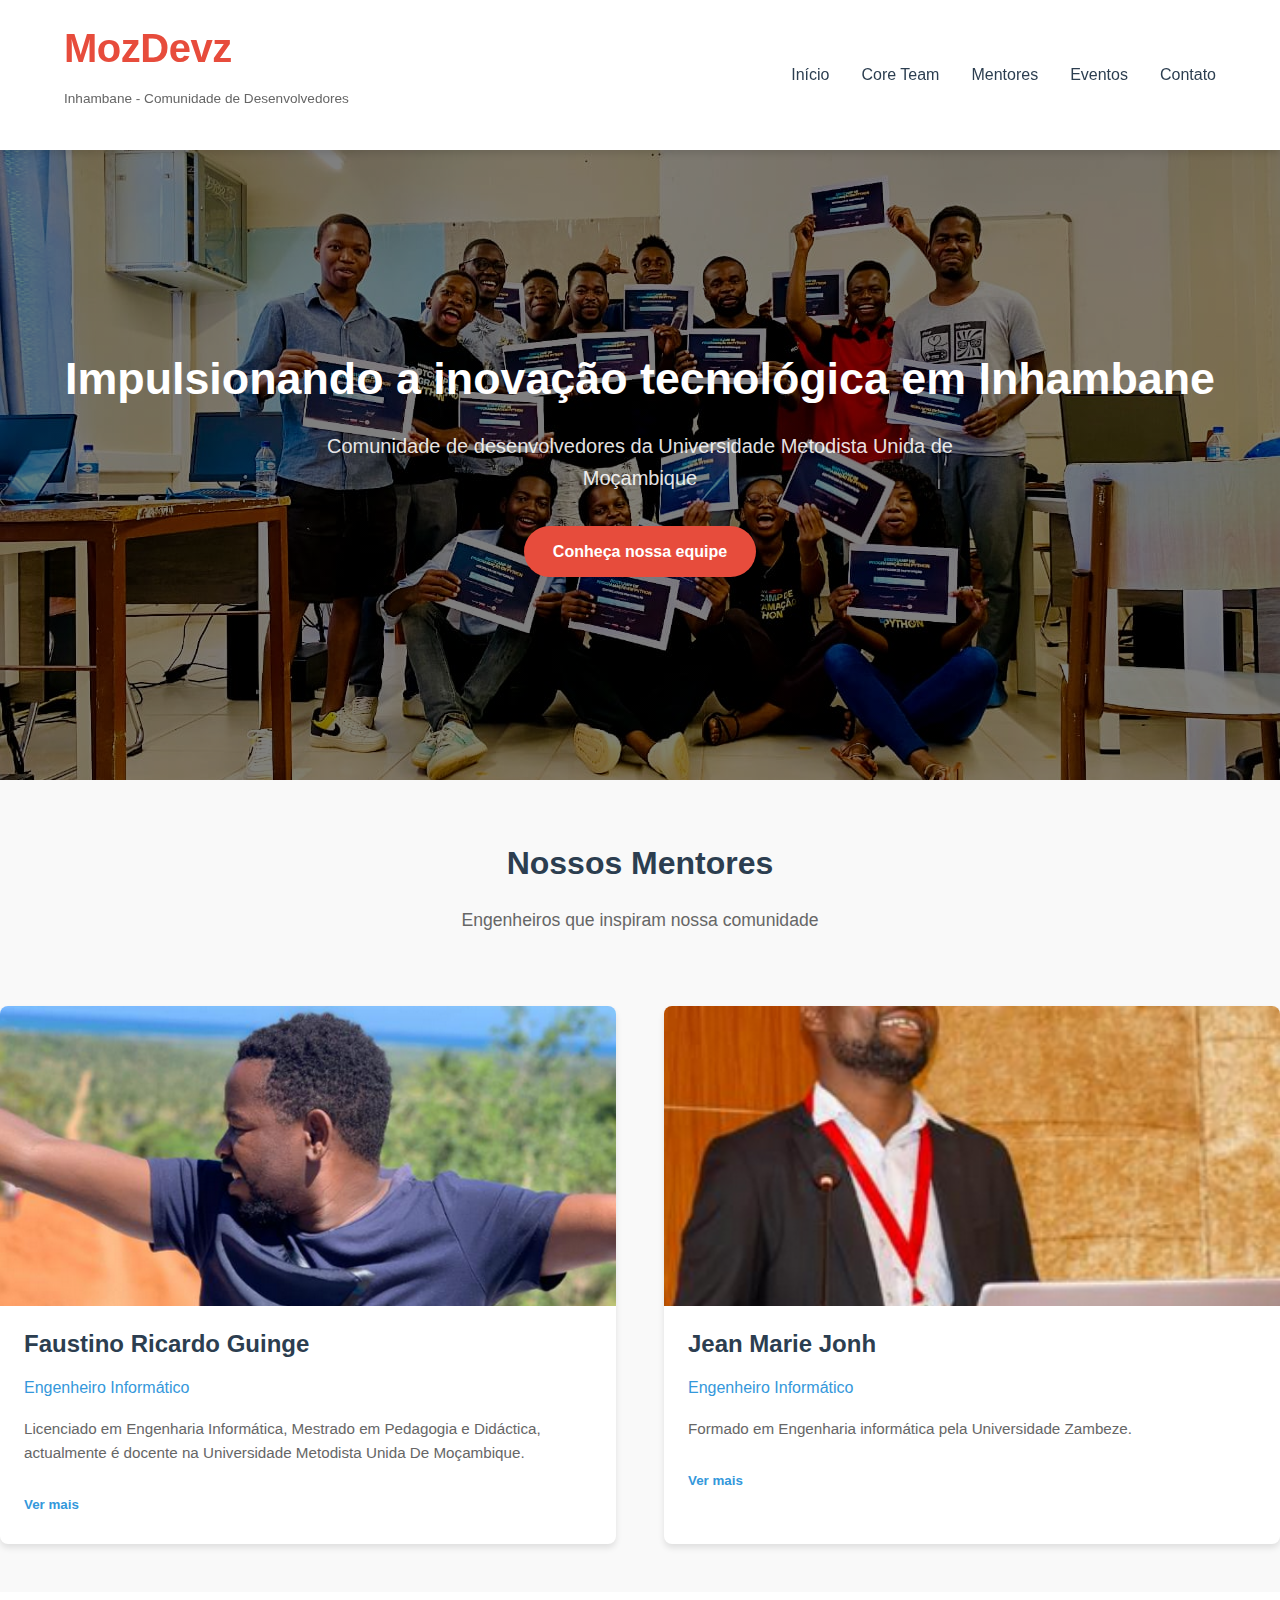
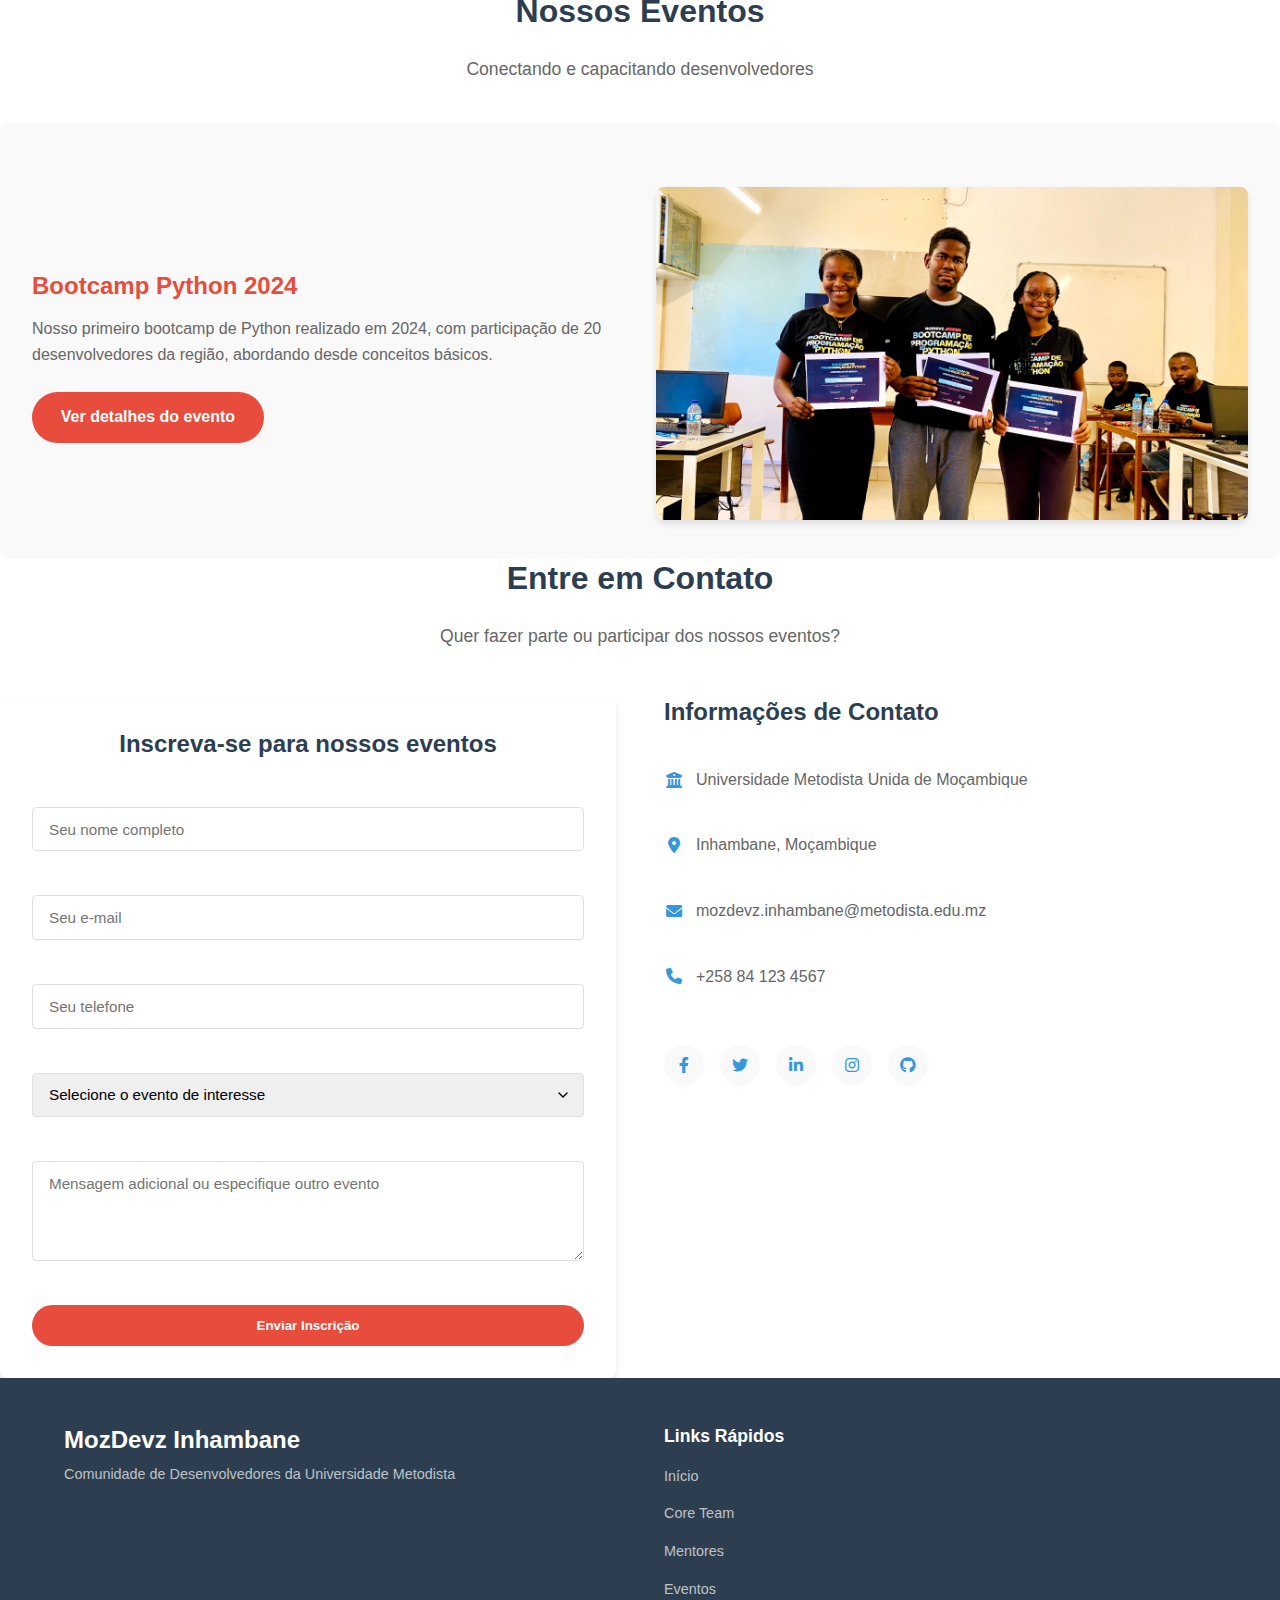
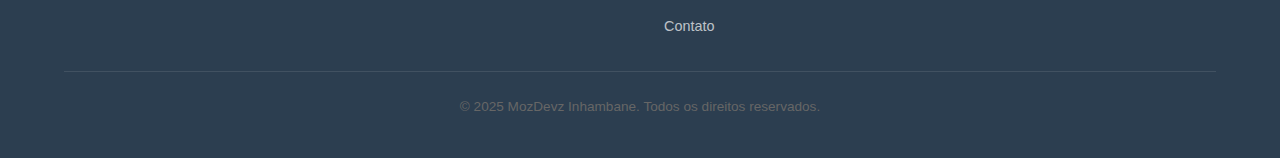
<file: index.html>
<!DOCTYPE html>
<html lang="pt">
  <head>
    <meta charset="UTF-8" />
    <meta name="viewport" content="width=device-width, initial-scale=1.0" />
    <title>MozDevz - Inhambane | Comunidade Tech</title>
    <link rel="stylesheet" href="style.css" />
    <link
      rel="stylesheet"
      href="https://cdnjs.cloudflare.com/ajax/libs/font-awesome/6.0.0-beta3/css/all.min.css"
    />
  </head>
  <body>
    <header class="cabecalho">
      <div class="logo">
        <h1>MozDevz</h1>
        <p>Inhambane - Comunidade de Desenvolvedores</p>
      </div>
      <nav class="menu">
        <ul>
          <li><a href="#inicio">Início</a></li>
          <li><a href="core_team.html">Core Team</a></li>
          <li><a href="#mentores">Mentores</a></li>
          <li><a href="eventos.html">Eventos</a></li>
          <li><a href="#contato">Contato</a></li>
        </ul>
      </nav>
    </header>

    <main>
      <section id="inicio" class="hero">
        <div class="hero-content">
          <h2>Impulsionando a inovação tecnológica em Inhambane</h2>
          <p>
            Comunidade de desenvolvedores da Universidade Metodista Unida de
            Moçambique
          </p>
          <a href="core_team.html" class="btn-primary">Conheça nossa equipe</a>
        </div>
      </section>
      <section id="mentores" class="mentores-section">
        <h2 id="h2">Nossos Mentores</h2>
        <p class="section-subtitle">
          Engenheiros que inspiram nossa comunidade
        </p>

        <div class="mentores-grid">
          <div class="mentor-card">
            <img
              src="media/mentores/faustino.png"
              alt="Faustino Guinge"
              loading="lazy"
            />
            <div class="mentor-info">
              <h3>Faustino Ricardo Guinge</h3>
              <p class="formation">Engenheiro Informático</p>
              <div class="bio">
                <p class="bio-short">
                  Licenciado em Engenharia Informática, Mestrado em Pedagogia e
                  Didáctica, actualmente é docente na Universidade Metodista
                  Unida De Moçambique.
                </p>
                <p class="bio-full" style="display: none">
                  Com vasta experiência no ensino de tecnologias de informação,
                  Faustino tem contribuído significativamente para a formação de
                  desenvolvedores em Moçambique. Seu trabalho na Universidade
                  Metodista Unida de Moçambique tem sido fundamental para o
                  desenvolvimento da comunidade MozDev Inhambane, oferecendo
                  orientação técnica e pedagógica aos membros.
                </p>
                <button class="btn-bio">Ver mais</button>
              </div>
            </div>
          </div>

          <div class="mentor-card">
            <img
              src="media/mentores/jean.png"
              alt="Jean Marie Jonh"
              loading="lazy"
            />
            <div class="mentor-info">
              <h3>Jean Marie Jonh</h3>
              <p class="formation">Engenheiro Informático</p>
              <div class="bio">
                <p class="bio-short">
                  Formado em Engenharia informática pela Universidade Zambeze.
                </p>
                <p class="bio-full" style="display: none">
                  Especialista em desenvolvimento de sistemas e Aprendizado de
                  Maquinas. Sua abordagem prática no ensino de programação tem
                  ajudado muitos estudantes a se tornarem desenvolvedores
                  competentes.
                </p>
                <button class="btn-bio">Ver mais</button>
              </div>
            </div>
          </div>
        </div>
      </section>

      <section id="eventos-preview" class="eventos-preview-section">
        <h2>Nossos Eventos</h2>
        <p class="section-subtitle">Conectando e capacitando desenvolvedores</p>

        <div class="evento-preview">
          <div class="evento-preview-content">
            <div class="evento-preview-info">
              <h3>Bootcamp Python 2024</h3>
              <p>
                Nosso primeiro bootcamp de Python realizado em 2024, com
                participação de 20 desenvolvedores da região, abordando desde
                conceitos básicos.
              </p>
              <a href="eventos.html" class="btn-primary"
                >Ver detalhes do evento</a
              >
            </div>
            <div class="evento-preview-image">
              <img
                src="media/bootcamp/merito.png"
                alt="Bootcamp Python 2023"
                loading="lazy"
              />
            </div>
          </div>
        </div>
      </section>

      <section id="contato" class="contato-section">
        <h2>Entre em Contato</h2>
        <p class="section-subtitle">
          Quer fazer parte ou participar dos nossos eventos?
        </p>

        <div class="contato-container">
          <form class="contato-form" id="evento-form">
            <h3>Inscreva-se para nossos eventos</h3>
            <div class="form-group">
              <input type="text" placeholder="Seu nome completo" required />
            </div>
            <div class="form-group">
              <input type="email" placeholder="Seu e-mail" required />
            </div>
            <div class="form-group">
              <input type="tel" placeholder="Seu telefone" required />
            </div>
            <div class="form-group">
              <select required>
                <option value="" disabled selected>
                  Selecione o evento de interesse
                </option>
                <option value="bootcamp">Bootcamp Python</option>
                <option value="workshop">Workshop de Web Development</option>
                <option value="hackathon">Hackathon MozDevz</option>
                <option value="outro">Outro (especifique abaixo)</option>
              </select>
            </div>
            <div class="form-group">
              <textarea
                placeholder="Mensagem adicional ou especifique outro evento"
                rows="3"
              ></textarea>
            </div>
            <button type="submit" class="btn-primary">Enviar Inscrição</button>
          </form>

          <div class="contato-info">
            <h3>Informações de Contato</h3>
            <p>
              <i class="fas fa-university"></i> Universidade Metodista Unida de
              Moçambique
            </p>
            <p><i class="fas fa-map-marker-alt"></i> Inhambane, Moçambique</p>
            <p>
              <i class="fas fa-envelope"></i> mozdevz.inhambane@metodista.edu.mz
            </p>
            <p><i class="fas fa-phone"></i> +258 84 123 4567</p>

            <div class="social-links">
              <a href="#"><i class="fab fa-facebook-f"></i></a>
              <a href="#"><i class="fab fa-twitter"></i></a>
              <a href="#"><i class="fab fa-linkedin-in"></i></a>
              <a href="#"><i class="fab fa-instagram"></i></a>
              <a href="#"><i class="fab fa-github"></i></a>
            </div>
          </div>
        </div>
      </section>
    </main>

    <footer class="rodape">
      <div class="footer-content">
        <div class="footer-logo">
          <h3>MozDevz Inhambane</h3>
          <p>Comunidade de Desenvolvedores da Universidade Metodista</p>
        </div>

        <div class="footer-links">
          <h4>Links Rápidos</h4>
          <ul>
            <li><a href="#inicio">Início</a></li>
            <li><a href="#core-team">Core Team</a></li>
            <li><a href="#mentores">Mentores</a></li>
            <li><a href="eventos.html">Eventos</a></li>
            <li><a href="#contato">Contato</a></li>
          </ul>
        </div>
      </div>

      <div class="footer-bottom">
        <p>&copy; 2025 MozDevz Inhambane. Todos os direitos reservados.</p>
      </div>
    </footer>

    <script src="script.js"></script>
  </body>
</html>
</file>
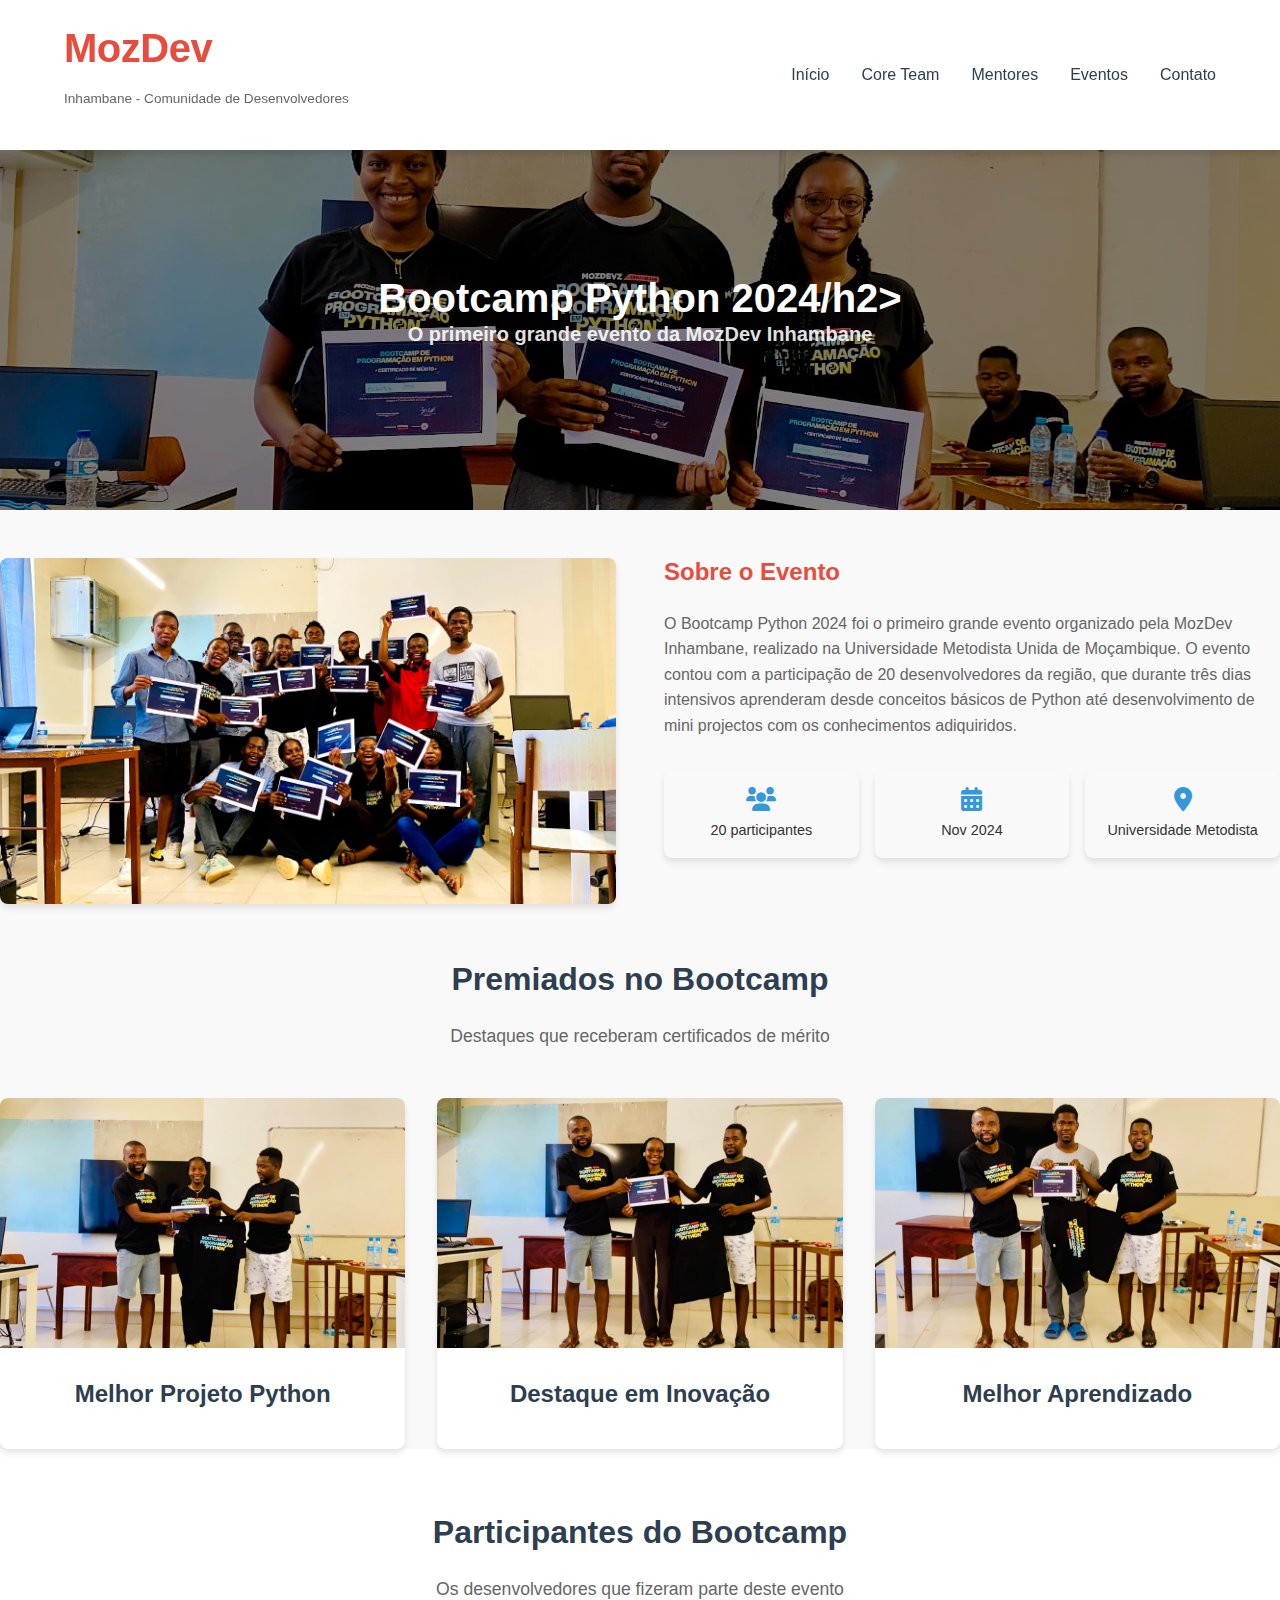
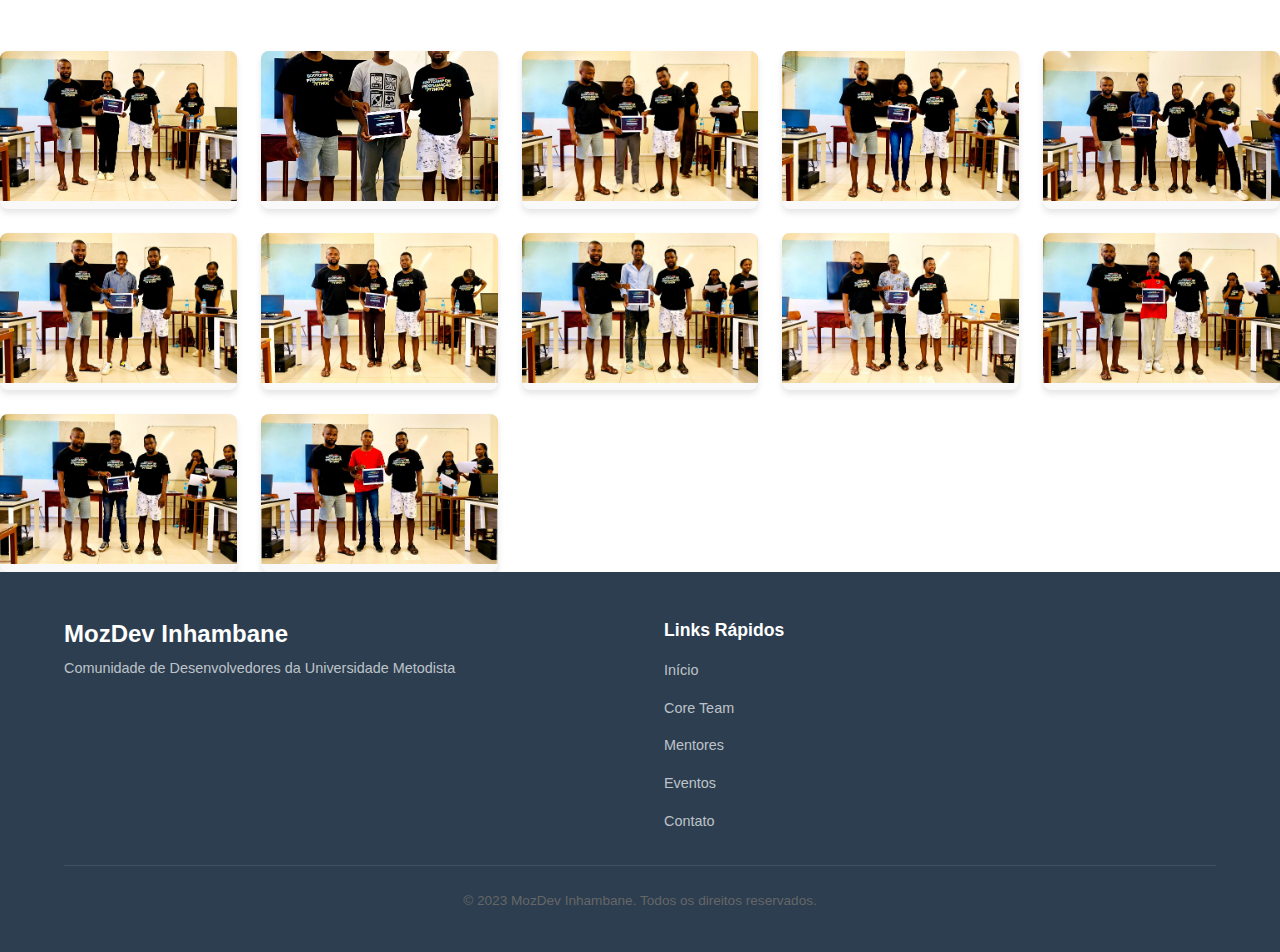
<file: eventos.html>
<!DOCTYPE html>
<html lang="pt">
  <head>
    <meta charset="UTF-8" />
    <meta name="viewport" content="width=device-width, initial-scale=1.0" />
    <title>Eventos | MozDev Inhambane</title>
    <link rel="stylesheet" href="style.css" />
    <link rel="stylesheet" href="eventos.css" />
    <link
      rel="stylesheet"
      href="https://cdnjs.cloudflare.com/ajax/libs/font-awesome/6.0.0-beta3/css/all.min.css"
    />
  </head>
  <body>
    <header class="cabecalho">
      <div class="logo">
        <h1>MozDev</h1>
        <p>Inhambane - Comunidade de Desenvolvedores</p>
      </div>
      <nav class="menu">
        <ul>
          <li><a href="index.html">Início</a></li>
          <li><a href="index.html#core-team">Core Team</a></li>
          <li><a href="index.html#mentores">Mentores</a></li>
          <li><a href="eventos.html">Eventos</a></li>
          <li><a href="index.html#contato">Contato</a></li>
        </ul>
      </nav>
    </header>

    <main>
      <section class="evento-hero">
        <h2>Bootcamp Python 2024/h2>
        <p>O primeiro grande evento da MozDev Inhambane</p>
      </section>

      <section class="evento-detalhes">
        <div class="evento-imagem">
          <img
            src="media/bootcamp/foto_familia.png"
            alt="Bootcamp Python 2024"
            loading="lazy"
          />
        </div>

        <div class="evento-info">
          <h3>Sobre o Evento</h3>
          <p>
            O Bootcamp Python 2024 foi o primeiro grande evento organizado pela
            MozDev Inhambane, realizado na Universidade Metodista Unida de
            Moçambique. O evento contou com a participação de 20 desenvolvedores
            da região, que durante três dias intensivos aprenderam desde
            conceitos básicos de Python até desenvolvimento de mini projectos com os conhecimentos adiquiridos.
          </p>

          <div class="evento-stats">
            <div class="stat">
              <i class="fas fa-users"></i>
              <span>20 participantes</span>
            </div>
            <div class="stat">
              <i class="fas fa-calendar-alt"></i>
              <span> Nov 2024</span>
            </div>
            <div class="stat">
              <i class="fas fa-map-marker-alt"></i>
              <span>Universidade Metodista</span>
            </div>
          </div>
        </div>
      </section>

      <section class="meritos-section">
        <h2>Premiados no Bootcamp</h2>
        <p class="section-subtitle">
          Destaques que receberam certificados de mérito
        </p>

        <div class="meritos-grid">
          <div class="merito-card">
            <img
              src="media/bootcamp/merito_1.png"
              alt="Prêmio 1"
              loading="lazy"
            />
            <h3>Melhor Projeto Python</h3>
          </div>
          <div class="merito-card">
            <img
              src="media/bootcamp/merito_2.png"
              alt="Prêmio 2"
              loading="lazy"
            />
            <h3>Destaque em Inovação</h3>
          </div>
          <div class="merito-card">
            <img
              src="media/bootcamp/merito_3.png"
              alt="Prêmio 3"
              loading="lazy"
            />
            <h3>Melhor Aprendizado</h3>
          </div>
        </div>
      </section>

      <section class="participantes-section">
        <h2 id="h2">Participantes do Bootcamp</h2>
        <p class="section-subtitle">
          Os desenvolvedores que fizeram parte deste evento
        </p>

        <div class="participantes-grid">
          <div class="participante-card">
            <img
              src="media/bootcamp/participante_1.png"
              alt="Participante 1"
              loading="lazy"
            />
          </div>
          <div class="participante-card">
            <img
              src="media/bootcamp/participante_2.png"
              alt="Participante 2"
              loading="lazy"
            />
          </div>
          <div class="participante-card">
            <img
              src="media/bootcamp/participante_3.png"
              alt="Participante 3"
              loading="lazy"
            />
          </div>
          <div class="participante-card">
            <img
              src="media/bootcamp/participante_4.png"
              alt="Participante 4"
              loading="lazy"
            />
          </div>
          <div class="participante-card">
            <img
              src="media/bootcamp/participante_5.png"
              alt="Participante 5"
              loading="lazy"
            />
          </div>
          <div class="participante-card">
            <img
              src="media/bootcamp/participante_6.png"
              alt="Participante 6"
              loading="lazy"
            />
          </div>
          <div class="participante-card">
            <img
              src="media/bootcamp/participante_7.png"
              alt="Participante 7"
              loading="lazy"
            />
          </div>
          <div class="participante-card">
            <img
              src="media/bootcamp/participante_8.png"
              alt="Participante 8"
              loading="lazy"
            />
          </div>
          <div class="participante-card">
            <img
              src="media/bootcamp/participante_9.png"
              alt="Participante 9"
              loading="lazy"
            />
          </div>
          <div class="participante-card">
            <img
              src="media/bootcamp/participante_10.png"
              alt="Participante 10"
              loading="lazy"
            />
          </div>
          <div class="participante-card">
            <img
              src="media/bootcamp/participante_11.png"
              alt="Participante 11"
              loading="lazy"
            />
          </div>
          <div class="participante-card">
            <img
              src="media/bootcamp/participante_12.png"
              alt="Participante 12"
              loading="lazy"
            />
          </div>
        </div>
      </section>
    </main>

    <footer class="rodape">
      <div class="footer-content">
        <div class="footer-logo">
          <h3>MozDev Inhambane</h3>
          <p>Comunidade de Desenvolvedores da Universidade Metodista</p>
        </div>

        <div class="footer-links">
          <h4>Links Rápidos</h4>
          <ul>
            <li><a href="index.html">Início</a></li>
            <li><a href="index.html#core-team">Core Team</a></li>
            <li><a href="index.html#mentores">Mentores</a></li>
            <li><a href="eventos.html">Eventos</a></li>
            <li><a href="index.html#contato">Contato</a></li>
          </ul>
        </div>
      </div>

      <div class="footer-bottom">
        <p>&copy; 2023 MozDev Inhambane. Todos os direitos reservados.</p>
      </div>
    </footer>

    <script src="script.js"></script>
  </body>
</html>
</file>
<file: eventos.css>
/* Eventos Page */
.evento-hero {
  position: relative;
  height: 40vh;
  display: flex;
  flex-direction: column;
  justify-content: center;
  align-items: center;
  text-align: center;
  padding: 0 5vw;
  background: linear-gradient(rgba(0, 0, 0, 0.5), rgba(0, 0, 0, 0.5)),
    url("media/bootcamp/merito.png") center/cover no-repeat;
  color: white;
  margin-bottom: 3rem;
}

.evento-hero h2 {
  color: white;
  font-size: 2.5rem;
}

.evento-hero p {
  color: rgba(255, 255, 255, 0.9);
  font-size: 1.25rem;
}

.evento-detalhes {
  display: grid;
  grid-template-columns: 1fr 1fr;
  gap: 3rem;
  margin-bottom: 3rem;
}

.evento-imagem img {
  width: 100%;
  border-radius: 8px;
  box-shadow: 0 4px 6px rgba(0, 0, 0, 0.1);
}

.evento-info h3 {
  color: #e74c3c;
  margin-bottom: 1.5rem;
}

.evento-info p {
  margin-bottom: 1.5rem;
}

.evento-stats {
  display: grid;
  grid-template-columns: repeat(3, 1fr);
  gap: 1rem;
  margin-top: 2rem;
}

.stat {
  display: flex;
  flex-direction: column;
  align-items: center;
  padding: 1rem;
  background-color: #f9f9f9;
  border-radius: 8px;
  box-shadow: 0 4px 6px rgba(0, 0, 0, 0.1);
}

.stat i {
  font-size: 1.5rem;
  color: #3498db;
  margin-bottom: 0.5rem;
}

.stat span {
  font-size: 0.9rem;
  text-align: center;
}

/* Méritos Section */
.meritos-section {
  background-color: #f9f9f9;
}

.meritos-grid {
  display: grid;
  grid-template-columns: repeat(auto-fit, minmax(300px, 1fr));
  gap: 2rem;
  margin-top: 3rem;
}

.merito-card {
  background-color: white;
  border-radius: 8px;
  overflow: hidden;
  box-shadow: 0 4px 6px rgba(0, 0, 0, 0.1);
  transition: all 0.3s ease;
  text-align: center;
}

.merito-card:hover {
  transform: translateY(-5px);
  box-shadow: 0 10px 20px rgba(0, 0, 0, 0.1);
}

.merito-card img {
  width: 100%;
  height: 250px;
  object-fit: cover;
}

.merito-card h3 {
  padding: 1.5rem;
  color: #2c3e50;
}

/* Participantes Section */
.participantes-section {
  background-color: white;
}

#part {
  padding-top: 4rem;
}
.participantes-grid {
  display: grid;
  grid-template-columns: repeat(auto-fill, minmax(200px, 1fr));
  gap: 1.5rem;
  margin-top: 3rem;
}

.participante-card {
  background-color: #f9f9f9;
  border-radius: 8px;
  overflow: hidden;
  box-shadow: 0 4px 6px rgba(0, 0, 0, 0.1);
  transition: all 0.3s ease;
}

.participante-card:hover {
  transform: translateY(-5px);
  box-shadow: 0 10px 20px rgba(0, 0, 0, 0.1);
}

.participante-card img {
  width: 100%;
  height: 150px;
  object-fit: cover;
}
</file>
<file: style.css>
/* Reset */
* {
  margin: 0;
  padding: 0;
  box-sizing: border-box;
}

body {
  font-family: "Segoe UI", Tahoma, Geneva, Verdana, sans-serif;
  background-color: #f9f9f9;
  color: #333333;
  line-height: 1.6;
  min-height: 100vh;
  display: flex;
  flex-direction: column;
}

/* Typography */
h1,
h2,
h3,
h4 {
  font-weight: 600;
  line-height: 1.2;
  margin-bottom: 1rem;
  color: #2c3e50;
}

h1 {
  font-size: 2.5rem;
}
h2 {
  font-size: 2rem;
  text-align: center;
  margin-bottom: 1.5rem;
  position: relative;
}

#h2 {
  padding-top: 4rem;
}

h3 {
  font-size: 1.5rem;
}

p {
  color: #666666;
  margin-bottom: 1rem;
}

a {
  text-decoration: none;
  color: inherit;
  transition: all 0.3s ease;
}

.section-subtitle {
  text-align: center;
  margin-bottom: 2.5rem;
  font-size: 1.1rem;
  color: #666666;
}

/* Header */
.cabecalho {
  display: flex;
  justify-content: space-between;
  align-items: center;
  padding: 1.5rem 5vw;
  background-color: white;
  position: sticky;
  top: 0;
  z-index: 100;
  box-shadow: 0 4px 6px rgba(0, 0, 0, 0.1);
  transition: all 0.3s ease;
}

.cabecalho.scrolled {
  padding: 1rem 5vw;
  box-shadow: 0 2px 10px rgba(0, 0, 0, 0.1);
}

.logo {
  display: flex;
  flex-direction: column;
}

.logo h1 {
  color: #e74c3c;
  font-weight: 700;
  letter-spacing: -0.5px;
}

.logo p {
  font-size: 0.85rem;
  color: #666666;
}

.menu ul {
  display: flex;
  gap: 2rem;
  list-style: none;
}

.menu a {
  position: relative;
  padding: 0.5rem 0;
  font-weight: 500;
  color: #2c3e50;
}

.menu a::after {
  content: "";
  position: absolute;
  bottom: 0;
  left: 0;
  width: 0;
  height: 2px;
  background-color: #e74c3c;
  transition: all 0.3s ease;
}

.menu a:hover::after {
  width: 100%;
}

.menu a:hover {
  color: #e74c3c;
}

/* Hero Section */
.hero {
  position: relative;
  height: 70vh;
  display: flex;
  flex-direction: column;
  justify-content: center;
  align-items: center;
  text-align: center;
  padding: 0 5vw;
  background: linear-gradient(rgba(0, 0, 0, 0.5), rgba(0, 0, 0, 0.5)),
    url("media/bootcamp/foto_familia.png") center/cover no-repeat;
  color: white;
}

.hero-content h2 {
  font-size: 2.8rem;
  margin-bottom: 1.5rem;
  color: white;
}

.hero-content p {
  font-size: 1.25rem;
  max-width: 700px;
  margin: 0 auto 2rem;
  color: rgba(255, 255, 255, 0.9);
}

.btn-primary {
  background-color: #e74c3c;
  color: white;
  padding: 0.8rem 1.8rem;
  border-radius: 50px;
  font-weight: 600;
  transition: all 0.3s ease;
  border: none;
  cursor: pointer;
  display: inline-block;
}

.btn-primary:hover {
  background-color: #2c3e50;
  transform: translateY(-3px);
  box-shadow: 0 4px 6px rgba(0, 0, 0, 0.1);
}

.btn-bio {
  background-color: transparent;
  color: #3498db;
  border: none;
  cursor: pointer;
  font-weight: 600;
  padding: 0.5rem 0;
  margin-top: 0.5rem;
  transition: all 0.3s ease;
}

.btn-bio:hover {
  color: #e74c3c;
}

/* Mentores Section */
.mentores-section {
  background-color: #f9f9f9;
}

.mentores-grid {
  display: grid;
  grid-template-columns: repeat(auto-fit, minmax(300px, 1fr));
  gap: 3rem;
  margin-bottom: 3rem;
  padding-top: 2rem;
}

.mentor-card {
  display: flex;
  flex-direction: column;
  background-color: white;
  border-radius: 8px;
  overflow: hidden;
  box-shadow: 0 4px 6px rgba(0, 0, 0, 0.1);
  transition: all 0.3s ease;
}

.mentor-card:hover {
  transform: translateY(-5px);
  box-shadow: 0 10px 20px rgba(0, 0, 0, 0.1);
}

.mentor-card img {
  width: 100%;
  height: 300px;
  object-fit: cover;
}

.mentor-info {
  padding: 1.5rem;
}

.mentor-info h3 {
  color: #2c3e50;
}

.mentor-info .formation {
  color: #3498db;
  font-weight: 500;
  margin-bottom: 1rem;
}

.mentor-info .bio {
  font-size: 0.95rem;
  line-height: 1.6;
}

.certificados {
  margin-top: 3rem;
  text-align: center;
}

.certificados img {
  max-width: 100%;
  height: auto;
  border-radius: 8px;
  box-shadow: 0 4px 6px rgba(0, 0, 0, 0.1);
}

/* Eventos Preview Section */
.eventos-preview-section {
  background-color: white;
}

.evento-preview {
  background-color: #f9f9f9;
  border-radius: 8px;
  padding: 2rem;
  margin-top: 2rem;
}

.evento-preview-content {
  display: grid;
  grid-template-columns: 1fr 1fr;
  gap: 2rem;
  align-items: center;
  padding-top: 2rem;
}

.evento-preview-image img {
  width: 100%;
  border-radius: 8px;
  box-shadow: 0 4px 6px rgba(0, 0, 0, 0.1);
}

.evento-preview-info h3 {
  color: #e74c3c;
}

.evento-preview-info p {
  margin-bottom: 1.5rem;
}

/* Contato Section */
.contato-section {
  background-color: white;
}

.contato-container {
  display: grid;
  grid-template-columns: 1fr 1fr;
  gap: 3rem;
  margin-top: 3rem;
}

.contato-form {
  display: flex;
  flex-direction: column;
  gap: 1.5rem;
}

.form-group {
  display: flex;
  flex-direction: column;
}

.form-group input,
.form-group textarea {
  padding: 0.8rem 1rem;
  border: 1px solid #e0e0e0;
  border-radius: 4px;
  font-family: inherit;
  font-size: 0.95rem;
  transition: all 0.3s ease;
}

.form-group input:focus,
.form-group textarea:focus {
  outline: none;
  border-color: #3498db;
  box-shadow: 0 0 0 2px rgba(52, 152, 219, 0.2);
}

.form-group textarea {
  resize: vertical;
  min-height: 120px;
}

.contato-info {
  display: flex;
  flex-direction: column;
  gap: 1.5rem;
}

.contato-info h3 {
  color: #2c3e50;
}

.contato-info p {
  display: flex;
  align-items: center;
  gap: 0.75rem;
}

.contato-info i {
  color: #3498db;
  width: 20px;
  text-align: center;
}

.social-links {
  display: flex;
  gap: 1rem;
  margin-top: 1rem;
}

.social-links a {
  display: flex;
  align-items: center;
  justify-content: center;
  width: 40px;
  height: 40px;
  border-radius: 50%;
  background-color: #f9f9f9;
  color: #2c3e50;
  transition: all 0.3s ease;
}

.social-links a:hover {
  background-color: #3498db;
  color: white;
  transform: translateY(-3px);
}

/* Estilos para o formulário de eventos */
.contato-form {
  background-color: white;
  padding: 2rem;
  border-radius: 8px;
  box-shadow: 0 4px 6px rgba(0, 0, 0, 0.1);
}

.contato-form h3 {
  color: #2c3e50;
  margin-bottom: 1.5rem;
  text-align: center;
}

.form-group {
  margin-bottom: 1.25rem;
}

.form-group input,
.form-group select,
.form-group textarea {
  width: 100%;
  padding: 0.8rem 1rem;
  border: 1px solid #e0e0e0;
  border-radius: 4px;
  font-family: inherit;
  font-size: 0.95rem;
  transition: all 0.3s ease;
}

.form-group select {
  appearance: none;
  background-image: url("data:image/svg+xml;charset=UTF-8,%3csvg xmlns='http://www.w3.org/2000/svg' viewBox='0 0 24 24' fill='none' stroke='currentColor' stroke-width='2' stroke-linecap='round' stroke-linejoin='round'%3e%3cpolyline points='6 9 12 15 18 9'%3e%3c/polyline%3e%3c/svg%3e");
  background-repeat: no-repeat;
  background-position: right 0.75rem center;
  background-size: 1rem;
}

.form-group textarea {
  resize: vertical;
  min-height: 100px;
}

.form-group input:focus,
.form-group select:focus,
.form-group textarea:focus {
  outline: none;
  border-color: #3498db;
  box-shadow: 0 0 0 2px rgba(52, 152, 219, 0.2);
}

/* Footer */
.rodape {
  background-color: #2c3e50;
  color: white;
  padding: 3rem 5vw 1.5rem;
  margin-top: auto;
}

.footer-content {
  display: grid;
  grid-template-columns: 1fr 1fr;
  gap: 3rem;
  margin-bottom: 2rem;
}

.footer-logo h3 {
  color: white;
  font-size: 1.5rem;
  margin-bottom: 0.5rem;
}

.footer-logo p {
  color: rgba(255, 255, 255, 0.7);
  font-size: 0.9rem;
}

.footer-links h4 {
  color: white;
  font-size: 1.1rem;
  margin-bottom: 1rem;
}

.footer-links ul {
  list-style: none;
  display: flex;
  flex-direction: column;
  gap: 0.75rem;
}

.footer-links a {
  color: rgba(255, 255, 255, 0.7);
  font-size: 0.9rem;
  transition: all 0.3s ease;
}

.footer-links a:hover {
  color: white;
  padding-left: 5px;
}

.footer-bottom {
  border-top: 1px solid rgba(255, 255, 255, 0.1);
  padding-top: 1.5rem;
  text-align: center;
  color: rgba(255, 255, 255, 0.7);
  font-size: 0.85rem;
}

/* Responsividade */
@media (max-width: 1024px) {
  .evento-preview-content,
  .evento-detalhes,
  .contato-container {
    grid-template-columns: 1fr;
  }

  .evento-preview-image {
    order: -1;
  }
}

@media (max-width: 768px) {
  .cabecalho {
    flex-direction: column;
    gap: 1rem;
    padding: 1rem 5vw;
  }

  .menu ul {
    gap: 1rem;
  }

  .hero-content h2 {
    font-size: 2rem;
  }

  .hero-content p {
    font-size: 1rem;
  }

  section {
    padding: 3rem 5vw;
  }

  .evento-stats {
    grid-template-columns: 1fr;
  }

  .footer-content {
    grid-template-columns: 1fr;
    gap: 2rem;
  }
}

@media (max-width: 480px) {
  .menu ul {
    flex-direction: column;
    align-items: center;
    gap: 0.5rem;
  }

  .hero {
    height: 60vh;
  }

  .hero-content h2 {
    font-size: 1.8rem;
  }

  .team-grid,
  .mentores-grid,
  .meritos-grid {
    grid-template-columns: 1fr;
  }

  .participantes-grid {
    grid-template-columns: repeat(auto-fill, minmax(120px, 1fr));
  }
}
</file>
